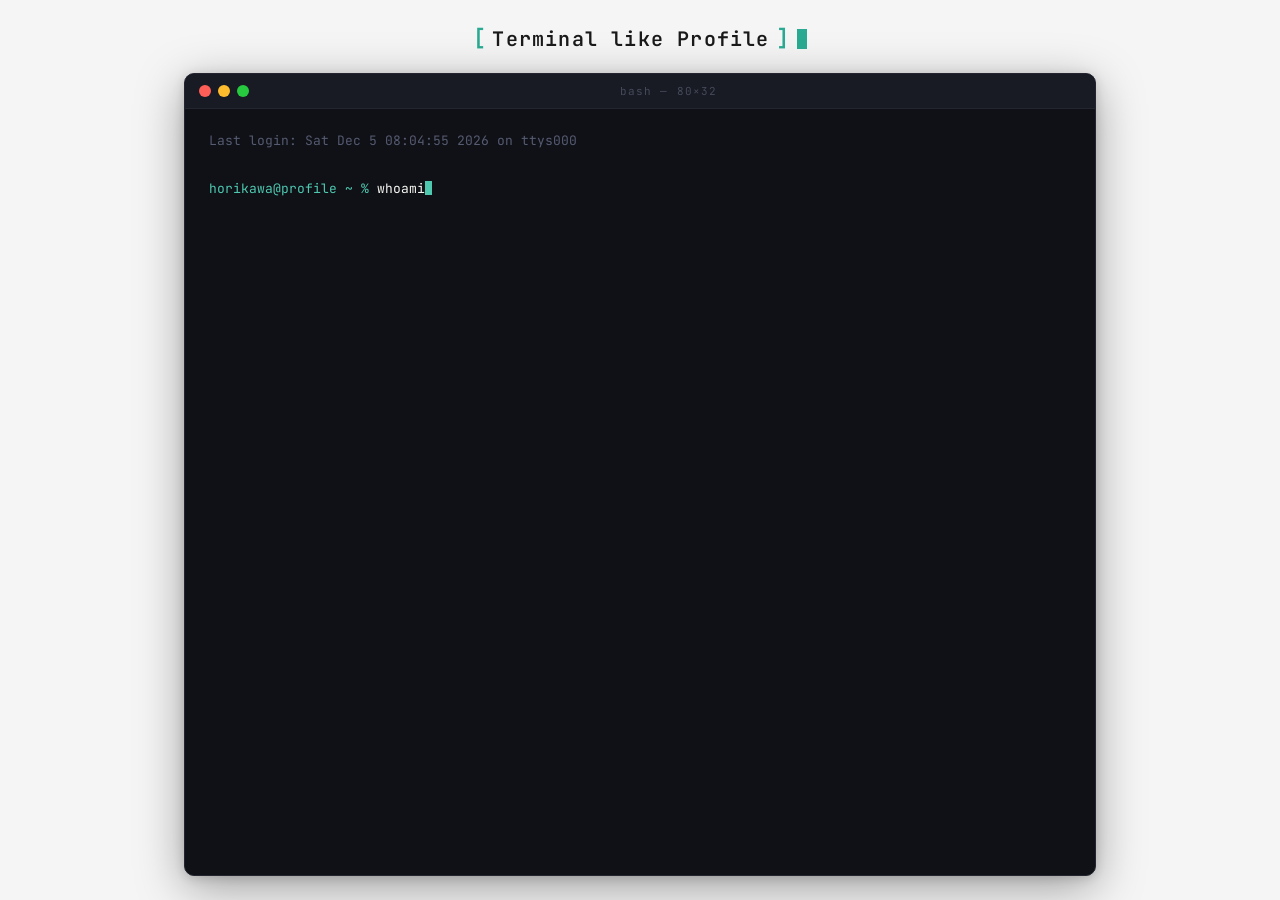
<file: index.html>
<!DOCTYPE html>
<html lang="ja">
  <head>
    <meta charset="UTF-8" />
    <meta name="viewport" content="width=device-width, initial-scale=1.0" />
    <meta name="description" content="ターミナル風UIで構成されたプロフィールページです。" />
    <title>Terminal Profile</title>
    <link rel="icon" href="icon.svg" />
    <link rel="stylesheet" href="style.css" />
  </head>
  <body>
    <div class="tp-page">
      <!-- ロゴヘッダー -->
      <header class="tp-header">
        <span class="tp-logo-bracket">[</span>
        <span class="tp-logo-text">Terminal like Profile</span>
        <span class="tp-logo-bracket">]</span>
        <span class="tp-logo-cursor"></span>
      </header>

      <!-- ターミナルUI骨格 -->
      <div class="tp-block">
        <div class="tp-win">
          <div class="tp-bar">
            <span class="tp-dot tp-dot-r"></span>
            <span class="tp-dot tp-dot-y"></span>
            <span class="tp-dot tp-dot-g"></span>
            <span class="tp-bartitle">bash — 80×32</span>
          </div>
          <div class="tp-scroll-area" id="tp-scroll-area">
            <div class="tp-screen" id="tp-screen"></div>
            <div class="tp-typing-row" id="tp-typing-row" style="display: none">
              <span class="tp-typing-prompt" id="tp-typing-prompt"></span>
              <span class="tp-typing-text" id="tp-typing-text"></span>
              <span class="tp-cursor"></span>
            </div>
            <div class="tp-input-row" id="tp-input-row" style="display: none">
              <span class="tp-prompt-label" id="tp-prompt-label"></span>
              <div class="tp-input-wrap">
                <div
                  class="tp-input"
                  id="tp-input"
                  contenteditable="true"
                  autocorrect="off"
                  autocapitalize="off"
                  spellcheck="false"
                  role="presentation"
                ></div>
                <span class="tp-cursor"></span>
              </div>
            </div>
          </div>
        </div>
      </div><!-- /.tp-block -->
    </div><!-- /.tp-page -->

    <!-- ゲームオーバーレイ -->
    <div class="tp-overlay tp-game-overlay" id="tp-game-overlay">
      <button class="tp-game-exit" id="tp-game-exit">[ EXIT ]</button>
    </div>

    <!-- exitオーバーレイ -->
    <div class="tp-overlay tp-exit-overlay" id="tp-exit-overlay">
      <button class="tp-terminal-icon" id="tp-terminal-icon" title="Terminal">
        <span class="tp-terminal-icon-prompt">&gt;_</span>
      </button>
    </div>

    <!-- スクリプト読み込み順序: profile → commands → game → terminal -->
    <script src="profile.js"></script>
    <script src="commands.js"></script>
    <script src="game.js"></script>
    <script src="terminal.js"></script>
  </body>
</html>
</file>
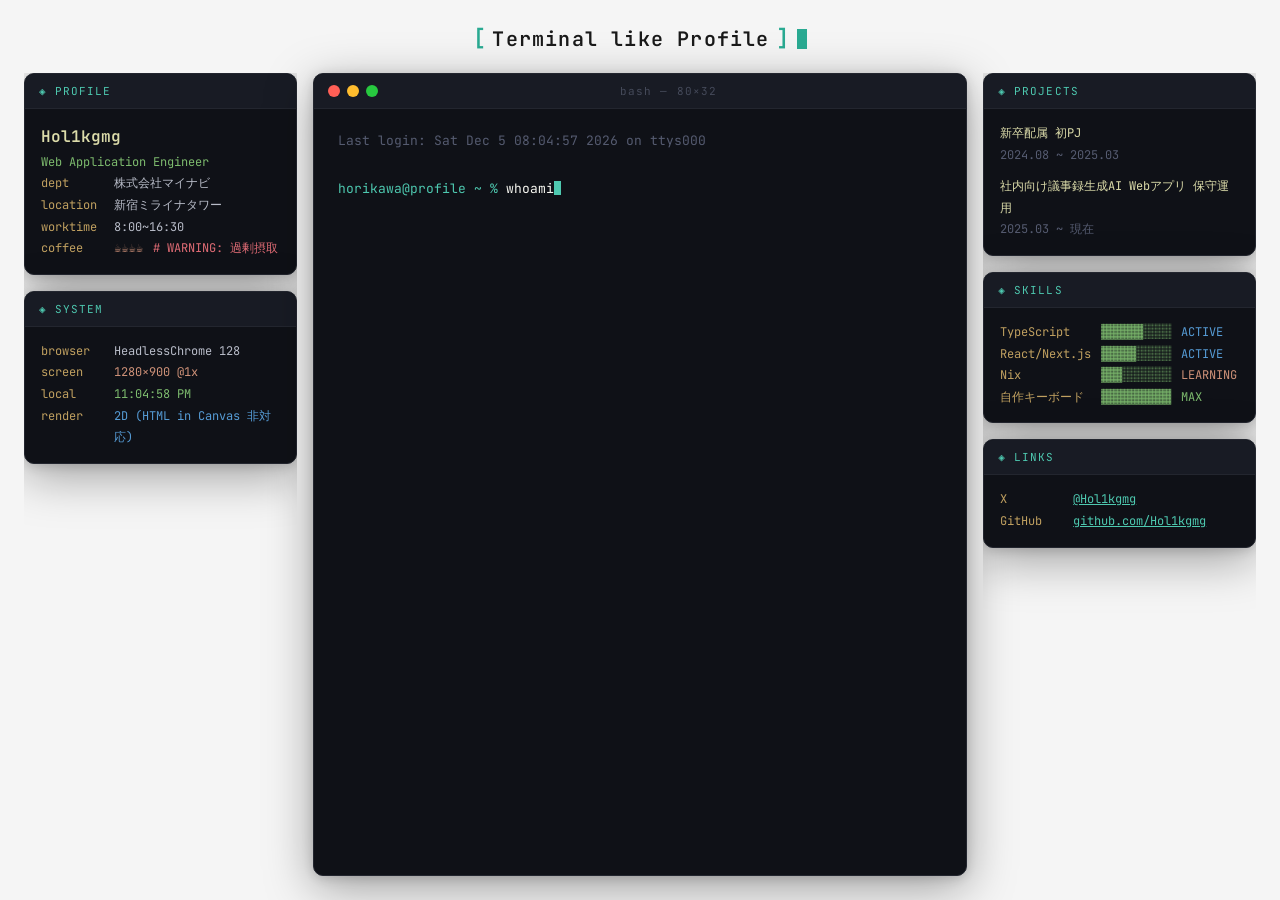
<file: public/index.html>
<!DOCTYPE html>
<html lang="ja">
  <head>
    <meta charset="UTF-8" />
    <meta name="viewport" content="width=device-width, initial-scale=1.0" />
    <meta name="description" content="ターミナル風UIで構成されたプロフィールページです。" />
    <title>Terminal Profile</title>
    <link rel="icon" href="icon.svg" />
    <link rel="stylesheet" href="style.css" />
    <script>
      // 3D になりそうなら、cockpit.js が切り替えるまで暗い背景だけを出し、2D の配置を見せない
      if (
        "updateElementGeometry" in HTMLCanvasElement.prototype &&
        matchMedia("(min-width: 1000px) and (min-height: 600px)").matches &&
        !matchMedia("(prefers-reduced-motion: reduce)").matches
      )
        document.documentElement.classList.add("tp-boot");
      // スクリプトが途中で失敗しても、隠したままにしない
      addEventListener("error", function () {
        document.documentElement.classList.remove("tp-boot");
      });
    </script>
  </head>
  <body>
    <div class="tp-page">
      <!-- ロゴヘッダー -->
      <header class="tp-header">
        <span class="tp-logo-bracket">[</span>
        <span class="tp-logo-text">Terminal like Profile</span>
        <span class="tp-logo-bracket">]</span>
        <span class="tp-logo-cursor"></span>
      </header>

      <!-- コックピット: 2D では3カラム、3D では cockpit.js がパネルを canvas に移す -->
      <div class="tp-block" id="tp-cockpit">
        <div class="tp-col tp-col-left">
          <section class="tp-win tp-panel" id="tp-panel-profile" tabindex="0" aria-labelledby="tp-t-profile">
            <div class="tp-bar"><span class="tp-bartitle" id="tp-t-profile">◈ PROFILE</span></div>
            <div class="tp-info" id="tp-info-profile"></div>
          </section>
          <section class="tp-win tp-panel" id="tp-panel-system" tabindex="0" aria-labelledby="tp-t-system">
            <div class="tp-bar"><span class="tp-bartitle" id="tp-t-system">◈ SYSTEM</span></div>
            <div class="tp-info" id="tp-info-system"></div>
          </section>
        </div>
        <div class="tp-col tp-col-main">
        <div class="tp-win tp-panel tp-panel-main" id="tp-panel-main">
          <div class="tp-bar">
            <span class="tp-dot tp-dot-r"></span>
            <span class="tp-dot tp-dot-y"></span>
            <span class="tp-dot tp-dot-g"></span>
            <span class="tp-bartitle">bash — 80×32</span>
          </div>
          <div class="tp-scroll-area" id="tp-scroll-area">
            <div class="tp-screen" id="tp-screen"></div>
            <div class="tp-typing-row" id="tp-typing-row" style="display: none">
              <span class="tp-typing-prompt" id="tp-typing-prompt"></span>
              <span class="tp-typing-text" id="tp-typing-text"></span>
              <span class="tp-cursor"></span>
            </div>
            <div class="tp-input-row" id="tp-input-row" style="display: none">
              <span class="tp-prompt-label" id="tp-prompt-label"></span>
              <div class="tp-input-wrap">
                <div
                  class="tp-input"
                  id="tp-input"
                  contenteditable="true"
                  autocorrect="off"
                  autocapitalize="off"
                  spellcheck="false"
                  role="presentation"
                ></div>
                <span class="tp-cursor"></span>
              </div>
            </div>
          </div>
        </div>
        </div><!-- /.tp-col-main -->
        <div class="tp-col tp-col-right">
          <section class="tp-win tp-panel" id="tp-panel-projects" tabindex="0" aria-labelledby="tp-t-projects">
            <div class="tp-bar"><span class="tp-bartitle" id="tp-t-projects">◈ PROJECTS</span></div>
            <div class="tp-info" id="tp-info-projects"></div>
          </section>
          <section class="tp-win tp-panel" id="tp-panel-skills" tabindex="0" aria-labelledby="tp-t-skills">
            <div class="tp-bar"><span class="tp-bartitle" id="tp-t-skills">◈ SKILLS</span></div>
            <div class="tp-info" id="tp-info-skills"></div>
          </section>
          <section class="tp-win tp-panel" id="tp-panel-links" tabindex="0" aria-labelledby="tp-t-links">
            <div class="tp-bar"><span class="tp-bartitle" id="tp-t-links">◈ LINKS</span></div>
            <div class="tp-info" id="tp-info-links"></div>
          </section>
        </div>
        <canvas class="tp-canvas" id="tp-canvas"></canvas>
      </div><!-- /.tp-block -->
    </div><!-- /.tp-page -->

    <!-- ゲームオーバーレイ -->
    <div class="tp-overlay tp-game-overlay" id="tp-game-overlay">
      <button class="tp-game-exit" id="tp-game-exit">[ EXIT ]</button>
    </div>

    <!-- exitオーバーレイ -->
    <div class="tp-overlay tp-exit-overlay" id="tp-exit-overlay">
      <button class="tp-terminal-icon" id="tp-terminal-icon" title="Terminal">
        <span class="tp-terminal-icon-prompt">&gt;_</span>
      </button>
    </div>

    <!-- スクリプト読み込み順序: profile → commands → game → terminal → cockpit -->
    <script src="profile.js"></script>
    <script src="commands.js"></script>
    <script src="game.js"></script>
    <script src="terminal.js"></script>
    <script src="cockpit.js"></script>
  </body>
</html>
</file>
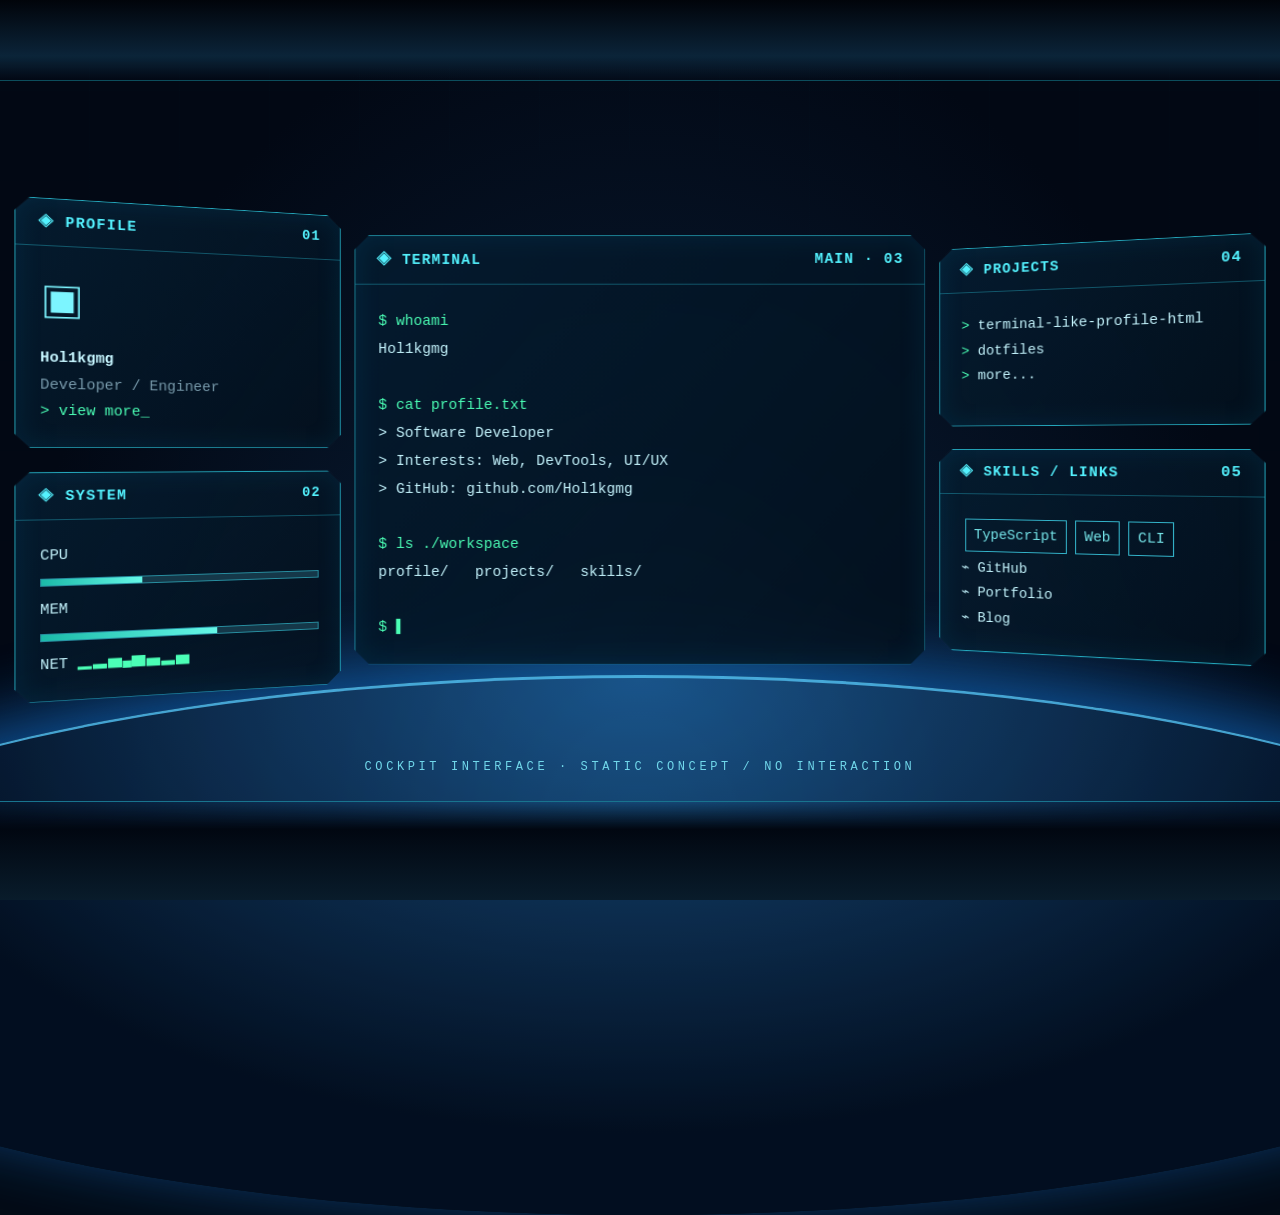
<file: .github/artifacts/cockpit-concept.html>
<!doctype html><html lang="ja"><meta charset="utf-8"><meta name="viewport" content="width=device-width,initial-scale=1"><title>Cockpit UI Concept · Static Demo</title><style>
*{box-sizing:border-box}body{margin:0;background:#030b16;color:#c6f6ff;font:14px ui-monospace,SFMono-Regular,Consolas,monospace;overflow:hidden}.scene{min-height:100dvh;position:relative;display:flex;align-items:center;justify-content:center;perspective:1200px;background:radial-gradient(ellipse at 50% 95%,#134768 0%,#07172c 34%,#020814 72%)}.scene:before{content:"";position:absolute;inset:0;background:repeating-linear-gradient(90deg,transparent 0 89px,#5cf5ff09 90px),repeating-linear-gradient(0deg,transparent 0 89px,#5cf5ff09 90px);mask-image:linear-gradient(#0007,transparent 85%)}.horizon{position:absolute;bottom:-35vh;width:150vw;height:60vh;border-radius:50%;border-top:3px solid #56caff;box-shadow:0 -18px 70px #1264b6;background:radial-gradient(ellipse at 50% 0%,#1d5d99,#031023 60%);opacity:.8}.roof{position:absolute;top:0;width:100%;height:9vh;background:linear-gradient(#01040a,#0b2439 70%,transparent);border-bottom:1px solid #22dfff55}.deck{position:absolute;bottom:0;width:100%;height:11vh;background:linear-gradient(transparent,#010711 28%,#091c2b);border-top:1px solid #29d8ff77}.dashboard{width:min(1440px,96vw);display:grid;grid-template-columns:1fr 1.75fr 1fr;gap:2vw;align-items:center;transform-style:preserve-3d;z-index:1}.stack{display:grid;gap:24px;transform-style:preserve-3d}.left{transform:rotateY(19deg) translateZ(-38px)}.right{transform:rotateY(-19deg) translateZ(-38px)}.window{background:linear-gradient(130deg,#051c30e8,#03101ddf);border:1px solid #33e9ffb0;box-shadow:0 0 18px #10dfff55,inset 0 0 26px #0c8cc322;clip-path:polygon(0 14px,14px 0,calc(100% - 14px) 0,100% 14px,100% calc(100% - 14px),calc(100% - 14px) 100%,14px 100%,0 calc(100% - 14px));min-height:190px;backdrop-filter:blur(8px)}.window header{padding:14px 20px;border-bottom:1px solid #2dd6ed55;color:#54f3ff;font-weight:700;letter-spacing:.08em;display:flex;justify-content:space-between}.window section{padding:22px;line-height:1.9}.terminal{min-height:410px;transform:translateZ(45px)}.terminal section{font-size:clamp(12px,1.1vw,16px)}.prompt{color:#4bffb6}.muted{color:#789aab}.bar{height:8px;background:#153849;border:1px solid #278ea0;margin:10px 0}.bar i{display:block;height:100%;background:linear-gradient(90deg,#1bbaa8,#66f8e8)}.avatar{font-size:40px;color:#7cf5ff}.label{color:#71d8eb;font-size:12px;position:absolute;bottom:14vh;letter-spacing:.3em;text-align:center}.pill{border:1px solid #33b4ca;padding:3px 8px;margin:4px;display:inline-block;color:#77e8ec}@media(max-width:760px){body{overflow:auto}.scene{padding:70px 0 120px;min-height:100vh}.dashboard{grid-template-columns:1fr;gap:18px;width:90vw}.left,.right,.terminal{transform:none}.stack{gap:18px}.terminal{min-height:330px}.label{bottom:15px}.deck{height:35px}}
</style><main class="scene"><div class="roof"></div><div class="horizon"></div><div class="dashboard"><div class="stack left"><article class="window"><header>◈ PROFILE <span>01</span></header><section><div class="avatar">▣</div><strong>Hol1kgmg</strong><br><span class="muted">Developer / Engineer</span><br><span class="prompt">&gt; view more_</span></section></article><article class="window"><header>◈ SYSTEM <span>02</span></header><section>CPU <div class="bar"><i style="width:35%"></i></div>MEM <div class="bar"><i style="width:62%"></i></div>NET <span class="prompt">▂▃▆▄▇▅▃▆</span></section></article></div><article class="window terminal"><header>◈ TERMINAL <span>MAIN · 03</span></header><section><span class="prompt">$ whoami</span><br>Hol1kgmg<br><br><span class="prompt">$ cat profile.txt</span><br>&gt; Software Developer<br>&gt; Interests: Web, DevTools, UI/UX<br>&gt; GitHub: github.com/Hol1kgmg<br><br><span class="prompt">$ ls ./workspace</span><br>profile/ &nbsp; projects/ &nbsp; skills/<br><br><span class="prompt">$ ▌</span></section></article><div class="stack right"><article class="window"><header>◈ PROJECTS <span>04</span></header><section><span class="prompt">&gt;</span> terminal-like-profile-html<br><span class="prompt">&gt;</span> dotfiles<br><span class="prompt">&gt;</span> more...</section></article><article class="window"><header>◈ SKILLS / LINKS <span>05</span></header><section><span class="pill">TypeScript</span><span class="pill">Web</span><span class="pill">CLI</span><br>⌁ GitHub<br>⌁ Portfolio<br>⌁ Blog</section></article></div></div><div class="deck"></div><div class="label">COCKPIT INTERFACE · STATIC CONCEPT / NO INTERACTION</div></main></html>
</file>
<file: style.css>
@import url("https://fonts.googleapis.com/css2?family=JetBrains+Mono:wght@300;400;600&display=swap");

/* ── ページ全体 ── */
*,
*::before,
*::after {
  box-sizing: border-box;
  margin: 0;
  padding: 0;
}
body {
  background: #f5f5f5;
  height: 100vh;
  height: 100dvh;
  overflow: hidden;
  font-family: "JetBrains Mono", "Courier New", monospace;
}
.tp-page {
  max-width: 960px;
  margin: 0 auto;
  padding: 0 24px 24px;
  height: 100vh;
  height: 100dvh;
  display: flex;
  flex-direction: column;
}

/* ── ロゴヘッダー ── */
.tp-header {
  display: flex;
  align-items: center;
  justify-content: center;
  gap: 6px;
  padding-top: 24px;
  margin-bottom: 20px;
  user-select: none;
}
.tp-logo-bracket {
  color: #2aaa92;
  font-size: 22px;
  font-weight: 600;
}
.tp-logo-text {
  color: #1a1a1a;
  font-size: 20px;
  font-weight: 600;
  letter-spacing: 0.06em;
}
.tp-logo-cursor {
  display: inline-block;
  width: 10px;
  height: 20px;
  background: #2aaa92;
  margin-left: 2px;
  vertical-align: text-bottom;
  animation: tp-blink 1.1s step-end infinite;
}

/* ── ターミナルブロック ── */
.tp-block * {
  box-sizing: border-box;
  margin: 0;
  padding: 0;
}
.tp-block {
  font-family: "JetBrains Mono", "Courier New", monospace;
  flex: 1;
  min-height: 0;
  display: flex;
  flex-direction: column;
}
.tp-block .tp-win {
  background: #0f1117;
  border-radius: 10px;
  overflow: hidden;
  border: 1px solid #23262f;
  box-shadow: 0 12px 48px rgba(0, 0, 0, 0.35), 0 2px 12px rgba(0, 0, 0, 0.15);
  width: 100%;
  flex: 1;
  min-height: 0;
  display: flex;
  flex-direction: column;
}
.tp-block .tp-bar {
  background: #181b24;
  padding: 10px 14px;
  display: flex;
  align-items: center;
  gap: 7px;
  border-bottom: 1px solid #23262f;
  user-select: none;
}
.tp-block .tp-dot {
  width: 12px;
  height: 12px;
  border-radius: 50%;
  flex-shrink: 0;
}
.tp-block .tp-dot-r {
  background: #ff5f56;
}
.tp-block .tp-dot-y {
  background: #ffbd2e;
}
.tp-block .tp-dot-g {
  background: #27c93f;
}
.tp-block .tp-bartitle {
  flex: 1;
  text-align: center;
  font-size: 11px;
  color: #454a5a;
  letter-spacing: 0.1em;
}
.tp-block .tp-scroll-area {
  flex: 1;
  overflow-y: auto;
  overflow-x: hidden;
  scrollbar-width: thin;
  scrollbar-color: #3a3f50 transparent;
}
.tp-block .tp-scroll-area::-webkit-scrollbar {
  width: 6px;
}
.tp-block .tp-scroll-area::-webkit-scrollbar-track {
  background: transparent;
}
.tp-block .tp-scroll-area::-webkit-scrollbar-thumb {
  background: #3a3f50;
  border-radius: 3px;
}
.tp-block .tp-scroll-area::-webkit-scrollbar-thumb:hover {
  background: #4ec9b0;
}
.tp-block .tp-screen {
  padding: 20px 24px 4px;
  font-size: 13px;
  line-height: 1.8;
  color: #b8bcc8;
  white-space: pre-wrap;
  word-break: break-all;
}
.tp-block .tp-typing-row,
.tp-block .tp-input-row {
  display: flex;
  align-items: center;
  padding: 0 24px 20px;
}
.tp-block .tp-typing-prompt,
.tp-block .tp-prompt-label {
  color: #4ec9b0;
  font-size: 13px;
  font-family: "JetBrains Mono", "Courier New", monospace;
  white-space: pre;
  flex-shrink: 0;
}
.tp-block .tp-typing-text {
  color: #f8f8f2;
  font-size: 13px;
  font-family: "JetBrains Mono", "Courier New", monospace;
}
.tp-block .tp-cursor {
  display: inline-block;
  width: 7px;
  height: 14px;
  background: #4ec9b0;
  vertical-align: text-bottom;
  animation: tp-blink 1.1s step-end infinite;
}
.tp-block .tp-input-wrap {
  flex: 1;
  display: flex;
  align-items: center;
}
.tp-block .tp-input {
  background: transparent;
  border: none;
  min-width: 2px;
  outline: none;
  color: #f8f8f2;
  font-size: 13px;
  font-family: "JetBrains Mono", "Courier New", monospace;
  caret-color: transparent;
  line-height: 1.8;
}
@keyframes tp-blink {
  0%,
  100% {
    opacity: 1;
  }
  50% {
    opacity: 0;
  }
}
/* テキストカラー */
.tp-block .tp-p  { color: #4ec9b0; } /* プロンプト   */
.tp-block .tp-cm { color: #f8f8f2; } /* コマンド     */
.tp-block .tp-d  { color: #555b70; } /* 薄い・補足   */
.tp-block .tp-k  { color: #c0a060; } /* キー・ラベル */
.tp-block .tp-s  { color: #7dbb6e; } /* 文字列・OK   */
.tp-block .tp-n  { color: #ce9178; } /* 数値         */
.tp-block .tp-h  { color: #569cd6; } /* ハイライト   */
.tp-block .tp-w  { color: #e06c75; } /* 警告         */
.tp-block .tp-hl { color: #dcdcaa; } /* 強調         */
.tp-block .tp-err { color: #e06c75; } /* エラー       */
.tp-block .tp-skill-row {
  display: flex;
  align-items: baseline;
  gap: 0;
  padding-left: 2ch;
}
.tp-block .tp-skill-name {
  width: 13em;
  flex-shrink: 0;
  color: #c0a060;
}
.tp-block .tp-skill-bar {
  color: #7dbb6e;
}
.tp-block .tp-skill-lv {
  color: #ce9178;
}

/* オーバーレイ共通 */
.tp-overlay {
  display: none;
  position: fixed;
  inset: 0;
  align-items: center;
  justify-content: center;
}
.tp-overlay.active {
  display: flex;
}

/* exitオーバーレイ */
.tp-exit-overlay {
  background: #dfe0e4;
  z-index: 9998;
}
.tp-terminal-icon {
  width: 128px;
  height: 128px;
  border-radius: 28px;
  background: linear-gradient(160deg, #2a2a2a 0%, #000 100%);
  border: none;
  cursor: pointer;
  display: flex;
  align-items: center;
  justify-content: center;
  box-shadow:
    0 24px 64px rgba(0, 0, 0, 0.32),
    0 6px 18px rgba(0, 0, 0, 0.22),
    inset 0 1px 0 rgba(255, 255, 255, 0.07);
  transition: transform 0.15s ease, box-shadow 0.15s ease;
  animation: tp-icon-drop 0.35s cubic-bezier(0.34, 1.56, 0.64, 1);
}
.tp-terminal-icon:hover {
  transform: scale(1.08);
  box-shadow:
    0 32px 72px rgba(0, 0, 0, 0.38),
    0 8px 24px rgba(0, 0, 0, 0.28),
    inset 0 1px 0 rgba(255, 255, 255, 0.07);
}
.tp-terminal-icon:active {
  transform: scale(0.95);
}
.tp-terminal-icon-prompt {
  color: #f0f0f0;
  font-family: "JetBrains Mono", "Courier New", monospace;
  font-size: 38px;
  font-weight: 600;
  letter-spacing: -0.02em;
  user-select: none;
}
@keyframes tp-icon-drop {
  from { transform: scale(0.6); opacity: 0; }
  to   { transform: scale(1);   opacity: 1; }
}

/* ゲームオーバーレイ */
.tp-game-overlay {
  background: #000;
  z-index: 9999;
  flex-direction: column;
}
.tp-game-exit {
  position: absolute;
  top: 16px;
  right: 20px;
  background: transparent;
  border: 1px solid #3a3f50;
  color: #b8bcc8;
  font-family: "JetBrains Mono", "Courier New", monospace;
  font-size: 12px;
  padding: 4px 12px;
  cursor: pointer;
  border-radius: 4px;
  letter-spacing: 0.1em;
}
.tp-game-exit:hover {
  border-color: #4ec9b0;
  color: #4ec9b0;
}

/* ── モバイル対応 ── */
@media (max-width: 600px) {
  .tp-page {
    padding: 0 10px 10px;
  }

  .tp-header {
    padding-top: 12px;
    margin-bottom: 10px;
    gap: 4px;
  }
  .tp-logo-bracket {
    font-size: 15px;
  }
  .tp-logo-text {
    font-size: 13px;
  }
  .tp-logo-cursor {
    width: 8px;
    height: 14px;
  }

  .tp-block .tp-win {
    border-radius: 8px;
  }
  .tp-block .tp-bar {
    padding: 8px 10px;
  }
  .tp-block .tp-screen {
    padding: 12px 10px 4px;
    font-size: 11px;
  }
  .tp-block .tp-typing-row,
  .tp-block .tp-input-row {
    padding: 0 10px 12px;
  }
  .tp-block .tp-typing-prompt,
  .tp-block .tp-prompt-label,
  .tp-block .tp-typing-text {
    font-size: 11px;
  }
  /* iOS Safari の自動ズーム防止: font-size >= 16px が必要 */
  .tp-block .tp-input {
    font-size: 16px;
  }
  .tp-block .tp-cursor {
    width: 6px;
    height: 12px;
  }
}
</file>
<file: public/style.css>
@import url("https://fonts.googleapis.com/css2?family=JetBrains+Mono:wght@300;400;600&display=swap");

/* ── ページ全体 ── */
*,
*::before,
*::after {
  box-sizing: border-box;
  margin: 0;
  padding: 0;
}
body {
  background: #f5f5f5;
  height: 100vh;
  height: 100dvh;
  overflow: hidden;
  font-family: "JetBrains Mono", "Courier New", monospace;
}
.tp-page {
  max-width: 1440px;
  margin: 0 auto;
  padding: 0 24px 24px;
  height: 100vh;
  height: 100dvh;
  display: flex;
  flex-direction: column;
}

/* ── ロゴヘッダー ── */
.tp-header {
  display: flex;
  align-items: center;
  justify-content: center;
  gap: 6px;
  padding-top: 24px;
  margin-bottom: 20px;
  user-select: none;
}
.tp-logo-bracket {
  color: #2aaa92;
  font-size: 22px;
  font-weight: 600;
}
.tp-logo-text {
  color: #1a1a1a;
  font-size: 20px;
  font-weight: 600;
  letter-spacing: 0.06em;
}
.tp-logo-cursor {
  display: inline-block;
  width: 10px;
  height: 20px;
  background: #2aaa92;
  margin-left: 2px;
  vertical-align: text-bottom;
  animation: tp-blink 1.1s step-end infinite;
}

/* ── ターミナルブロック ── */
.tp-block * {
  box-sizing: border-box;
  margin: 0;
  padding: 0;
}
.tp-block {
  font-family: "JetBrains Mono", "Courier New", monospace;
  flex: 1;
  min-height: 0;
  display: flex;
  flex-direction: column;
}
.tp-block .tp-win {
  background: #0f1117;
  border-radius: 10px;
  overflow: hidden;
  border: 1px solid #23262f;
  box-shadow: 0 12px 48px rgba(0, 0, 0, 0.35), 0 2px 12px rgba(0, 0, 0, 0.15);
  width: 100%;
  flex: 1;
  min-height: 0;
  display: flex;
  flex-direction: column;
}
.tp-block .tp-bar {
  background: #181b24;
  padding: 10px 14px;
  display: flex;
  align-items: center;
  gap: 7px;
  border-bottom: 1px solid #23262f;
  user-select: none;
}
.tp-block .tp-dot {
  width: 12px;
  height: 12px;
  border-radius: 50%;
  flex-shrink: 0;
}
.tp-block .tp-dot-r {
  background: #ff5f56;
}
.tp-block .tp-dot-y {
  background: #ffbd2e;
}
.tp-block .tp-dot-g {
  background: #27c93f;
}
.tp-block .tp-bartitle {
  flex: 1;
  text-align: center;
  font-size: 11px;
  color: #454a5a;
  letter-spacing: 0.1em;
}
.tp-block .tp-scroll-area {
  flex: 1;
  overflow-y: auto;
  overflow-x: hidden;
  scrollbar-width: thin;
  scrollbar-color: #3a3f50 transparent;
}
.tp-block .tp-scroll-area::-webkit-scrollbar {
  width: 6px;
}
.tp-block .tp-scroll-area::-webkit-scrollbar-track {
  background: transparent;
}
.tp-block .tp-scroll-area::-webkit-scrollbar-thumb {
  background: #3a3f50;
  border-radius: 3px;
}
.tp-block .tp-scroll-area::-webkit-scrollbar-thumb:hover {
  background: #4ec9b0;
}
.tp-block .tp-screen {
  padding: 20px 24px 4px;
  font-size: 13px;
  line-height: 1.8;
  color: #b8bcc8;
  white-space: pre-wrap;
  word-break: break-all;
}
.tp-block .tp-typing-row,
.tp-block .tp-input-row {
  display: flex;
  align-items: center;
  padding: 0 24px 20px;
}
.tp-block .tp-typing-prompt,
.tp-block .tp-prompt-label {
  color: #4ec9b0;
  font-size: 13px;
  font-family: "JetBrains Mono", "Courier New", monospace;
  white-space: pre;
  flex-shrink: 0;
}
.tp-block .tp-typing-text {
  color: #f8f8f2;
  font-size: 13px;
  font-family: "JetBrains Mono", "Courier New", monospace;
}
.tp-block .tp-cursor {
  display: inline-block;
  width: 7px;
  height: 14px;
  background: #4ec9b0;
  vertical-align: text-bottom;
  animation: tp-blink 1.1s step-end infinite;
}
.tp-block .tp-input-wrap {
  flex: 1;
  display: flex;
  align-items: center;
}
.tp-block .tp-input {
  background: transparent;
  border: none;
  min-width: 2px;
  outline: none;
  color: #f8f8f2;
  font-size: 13px;
  font-family: "JetBrains Mono", "Courier New", monospace;
  caret-color: transparent;
  line-height: 1.8;
}
@keyframes tp-blink {
  0%,
  100% {
    opacity: 1;
  }
  50% {
    opacity: 0;
  }
}
/* テキストカラー */
.tp-block .tp-p  { color: #4ec9b0; } /* プロンプト   */
.tp-block .tp-cm { color: #f8f8f2; } /* コマンド     */
.tp-block .tp-d  { color: #555b70; } /* 薄い・補足   */
.tp-block .tp-k  { color: #c0a060; } /* キー・ラベル */
.tp-block .tp-s  { color: #7dbb6e; } /* 文字列・OK   */
.tp-block .tp-n  { color: #ce9178; } /* 数値         */
.tp-block .tp-h  { color: #569cd6; } /* ハイライト   */
.tp-block .tp-w  { color: #e06c75; } /* 警告         */
.tp-block .tp-hl { color: #dcdcaa; } /* 強調         */
.tp-block .tp-err { color: #e06c75; } /* エラー       */
.tp-block .tp-skill-row {
  display: flex;
  align-items: baseline;
  gap: 0;
  padding-left: 2ch;
}
.tp-block .tp-skill-name {
  width: 13em;
  flex-shrink: 0;
  color: #c0a060;
}
.tp-block .tp-skill-bar {
  color: #7dbb6e;
}
.tp-block .tp-skill-lv {
  color: #ce9178;
}

/* ── コックピット（2D: 3カラム） ── */
.tp-block {
  display: grid;
  grid-template-columns: minmax(220px, 1fr) minmax(0, 2.4fr) minmax(220px, 1fr);
  grid-template-rows: minmax(0, 1fr);
  gap: 16px;
}
.tp-col {
  display: flex;
  flex-direction: column;
  gap: 16px;
  min-height: 0;
}
.tp-col-left,
.tp-col-right {
  overflow-y: auto;
}
.tp-block .tp-panel:not(.tp-panel-main) {
  flex: 0 0 auto;
}
.tp-block .tp-panel:not(.tp-panel-main) .tp-bartitle {
  color: #4ec9b0;
  text-align: left;
}
.tp-block .tp-panel:focus-visible {
  outline: 2px solid #4ec9b0;
  outline-offset: 2px;
}
.tp-block .tp-info {
  flex: 1;
  min-height: 0;
  overflow-y: auto;
  padding: 14px 16px;
  font-size: 12px;
  line-height: 1.8;
  color: #b8bcc8;
  overflow-wrap: anywhere;
  scrollbar-width: thin;
  scrollbar-color: #3a3f50 transparent;
}
.tp-block .tp-kv {
  display: flex;
  gap: 10px;
}
.tp-block .tp-kv > :first-child {
  flex: none;
  min-width: 9ch;
}
.tp-block #tp-info-skills .tp-kv > :first-child {
  min-width: 13ch;
}
.tp-block .tp-info-title {
  font-size: 16px;
  font-weight: 600;
}
.tp-block .tp-info-item + .tp-info-item {
  margin-top: 10px;
}
.tp-block .tp-link {
  color: #4ec9b0;
}
.tp-canvas {
  display: none;
}

/* ── コックピット（3D: cockpit.js がパネルを canvas に移す） ── */
body:has(.tp-3d),
.tp-boot body {
  background: #020814;
}
/* index.html の判定で 3D になりそうなとき、cockpit.js が切り替えるまで隠す */
.tp-boot .tp-page {
  visibility: hidden;
}
body:has(.tp-3d) .tp-logo-text {
  color: #e6f6ff;
}
.tp-page:has(.tp-3d) {
  max-width: none;
}
.tp-block.tp-3d {
  display: block;
}
.tp-3d .tp-col {
  display: none;
}
.tp-3d .tp-canvas {
  display: block;
  width: 100%;
  height: 100%;
}
/* canvas 内のパネルは固定サイズ。位置は WebGL 側で決める */
.tp-3d .tp-panel {
  width: 360px;
  height: 220px;
}
.tp-3d #tp-panel-main {
  width: 720px;
  height: 480px;
}
.tp-3d #tp-panel-system { height: 180px; }
.tp-3d #tp-panel-projects { height: 270px; }
.tp-3d #tp-panel-skills { height: 190px; }
.tp-3d #tp-panel-links { height: 120px; }

/* ── 中画面以下: 縦積み（ターミナルが先頭） ── */
@media (max-width: 999px) {
  body {
    overflow: auto;
  }
  .tp-page {
    height: auto;
    min-height: 100dvh;
  }
  .tp-block {
    display: flex;
    flex-direction: column;
  }
  .tp-col-main {
    order: -1;
    height: 75dvh;
  }
  .tp-col-left,
  .tp-col-right {
    overflow: visible;
  }
}

/* ── リンクのツールチップ（cockpit.js） ── */
.tp-tip {
  display: none;
  position: fixed;
  z-index: 100;
  max-width: 320px;
  padding: 8px 12px;
  background: #0f1117;
  border: 1px solid #4ec9b0;
  border-radius: 6px;
  box-shadow: 0 0 14px rgba(78, 201, 176, 0.35), 0 6px 20px rgba(0, 0, 0, 0.5);
  font-family: "JetBrains Mono", "Courier New", monospace;
  font-size: 12px;
  line-height: 1.7;
  pointer-events: none;
  overflow-wrap: anywhere;
}
.tp-tip.active {
  display: block;
}
.tp-tip-text { color: #b8bcc8; }
.tp-tip-num  { color: #ce9178; }
.tp-tip-url  { color: #4ec9b0; }

/* オーバーレイ共通 */
.tp-overlay {
  display: none;
  position: fixed;
  inset: 0;
  align-items: center;
  justify-content: center;
}
.tp-overlay.active {
  display: flex;
}

/* exitオーバーレイ */
.tp-exit-overlay {
  background: #dfe0e4;
  z-index: 9998;
}
.tp-terminal-icon {
  width: 128px;
  height: 128px;
  border-radius: 28px;
  background: linear-gradient(160deg, #2a2a2a 0%, #000 100%);
  border: none;
  cursor: pointer;
  display: flex;
  align-items: center;
  justify-content: center;
  box-shadow:
    0 24px 64px rgba(0, 0, 0, 0.32),
    0 6px 18px rgba(0, 0, 0, 0.22),
    inset 0 1px 0 rgba(255, 255, 255, 0.07);
  transition: transform 0.15s ease, box-shadow 0.15s ease;
  animation: tp-icon-drop 0.35s cubic-bezier(0.34, 1.56, 0.64, 1);
}
.tp-terminal-icon:hover {
  transform: scale(1.08);
  box-shadow:
    0 32px 72px rgba(0, 0, 0, 0.38),
    0 8px 24px rgba(0, 0, 0, 0.28),
    inset 0 1px 0 rgba(255, 255, 255, 0.07);
}
.tp-terminal-icon:active {
  transform: scale(0.95);
}
.tp-terminal-icon-prompt {
  color: #f0f0f0;
  font-family: "JetBrains Mono", "Courier New", monospace;
  font-size: 38px;
  font-weight: 600;
  letter-spacing: -0.02em;
  user-select: none;
}
@keyframes tp-icon-drop {
  from { transform: scale(0.6); opacity: 0; }
  to   { transform: scale(1);   opacity: 1; }
}

/* ゲームオーバーレイ */
.tp-game-overlay {
  background: #000;
  z-index: 9999;
  flex-direction: column;
}
.tp-game-exit {
  position: absolute;
  top: 16px;
  right: 20px;
  background: transparent;
  border: 1px solid #3a3f50;
  color: #b8bcc8;
  font-family: "JetBrains Mono", "Courier New", monospace;
  font-size: 12px;
  padding: 4px 12px;
  cursor: pointer;
  border-radius: 4px;
  letter-spacing: 0.1em;
}
.tp-game-exit:hover {
  border-color: #4ec9b0;
  color: #4ec9b0;
}

/* ── モバイル対応 ── */
@media (max-width: 600px) {
  .tp-page {
    padding: 0 10px 10px;
  }

  .tp-header {
    padding-top: 12px;
    margin-bottom: 10px;
    gap: 4px;
  }
  .tp-logo-bracket {
    font-size: 15px;
  }
  .tp-logo-text {
    font-size: 13px;
  }
  .tp-logo-cursor {
    width: 8px;
    height: 14px;
  }

  .tp-block .tp-win {
    border-radius: 8px;
  }
  .tp-block .tp-bar {
    padding: 8px 10px;
  }
  .tp-block .tp-screen {
    padding: 12px 10px 4px;
    font-size: 11px;
  }
  .tp-block .tp-typing-row,
  .tp-block .tp-input-row {
    padding: 0 10px 12px;
  }
  .tp-block .tp-typing-prompt,
  .tp-block .tp-prompt-label,
  .tp-block .tp-typing-text {
    font-size: 11px;
  }
  /* iOS Safari の自動ズーム防止: font-size >= 16px が必要 */
  .tp-block .tp-input {
    font-size: 16px;
  }
  .tp-block .tp-cursor {
    width: 6px;
    height: 12px;
  }
}
</file>
